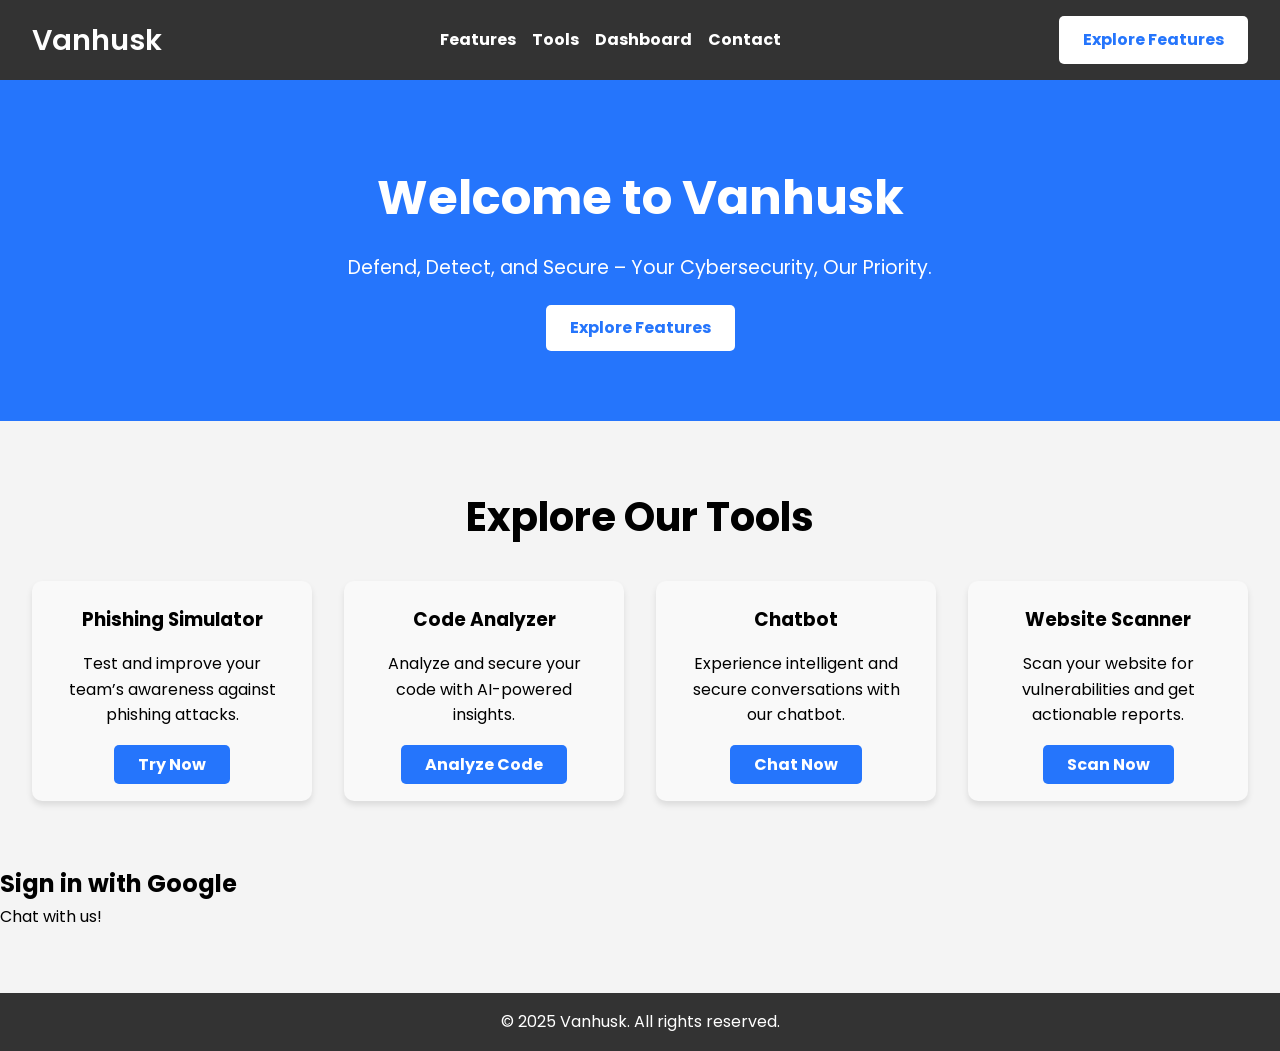
<file: index.html>
<!DOCTYPE html>
<html lang="en">
<head>
  <meta charset="UTF-8">
  <meta name="viewport" content="width=device-width, initial-scale=1.0">
  <title>Vanhusk Website</title>
  <link href="https://fonts.googleapis.com/css2?family=Poppins:wght@300;400;600&display=swap" rel="stylesheet">
  <link rel="stylesheet" href="style.css">
  <!-- Google Sign-In API -->
  <script src="https://apis.google.com/js/platform.js" async defer></script>
  <meta name="google-signin-client_id" content="422322522973-i17n57otq2a0p47nmg3snpas0ecjn36j.apps.googleusercontent.com">
</head>
<body>
  <header class="header">
    <div class="logo" id="logo">Vanhusk</div>
    <nav>
      <ul class="nav-links">
        <li><a href="features.html" id="features-link">Features</a></li>
        <li><a href="tools.html" id="tools-link">Tools</a></li>
        <li><a href="dashboard.html" id="dashboard-link">Dashboard</a></li>
        <li><a href="contact.html" id="contact-link">Contact</a></li>
      </ul>
    </nav>
    <a href="features.html" class="btn" id="explore-features-btn-header">Explore Features</a>
  </header>

  <section class="hero">
    <div class="hero-content">
      <h1>Welcome to Vanhusk</h1>
      <p>Defend, Detect, and Secure – Your Cybersecurity, Our Priority.</p>
      <a href="features.html" class="btn" id="explore-features-btn-hero">Explore Features</a>
    </div>
  </section>

  <section id="tools-section" class="features">
    <h2>Explore Our Tools</h2>
    <div class="features-grid">
      <div class="tool-card" id="phishing-simulator">
        <h3>Phishing Simulator</h3>
        <p>Test and improve your team’s awareness against phishing attacks.</p>
        <a href="phishing-simulator.html" class="btn">Try Now</a>
      </div>
      <div class="tool-card" id="code-analyzer">
        <h3>Code Analyzer</h3>
        <p>Analyze and secure your code with AI-powered insights.</p>
        <a href="code-analyzer.html" class="btn">Analyze Code</a>
      </div>
      <div class="tool-card" id="chatbot">
        <h3>Chatbot</h3>
        <p>Experience intelligent and secure conversations with our chatbot.</p>
        <a href="chatbot.html" class="btn">Chat Now</a>
      </div>
      <div class="tool-card" id="website-scanner">
        <h3>Website Scanner</h3>
        <p>Scan your website for vulnerabilities and get actionable reports.</p>
        <a href="website-scanner.html" class="btn">Scan Now</a>
      </div>
    </div>
  </section>

  <section id="google-signin">
    <h2>Sign in with Google</h2>
    <div class="g-signin2" data-onsuccess="onSignIn"></div>
  </section>

  <div id="chat-widget">
    <div id="chat-header" onclick="toggleChat()">
      Chat with us!
    </div>
    <div id="chat-body" style="display: none;">
      <div id="chat-messages"></div>
      <input
        type="text"
        id="chat-input"
        placeholder="Type your message..."
        onkeypress="handleInput(event)"
      />
    </div>
   </div>

  <footer class="footer">
    <p>&copy; 2025 Vanhusk. All rights reserved.</p>
  </footer>

  <script src="script.js"></script>
</body>
</html>
</file>
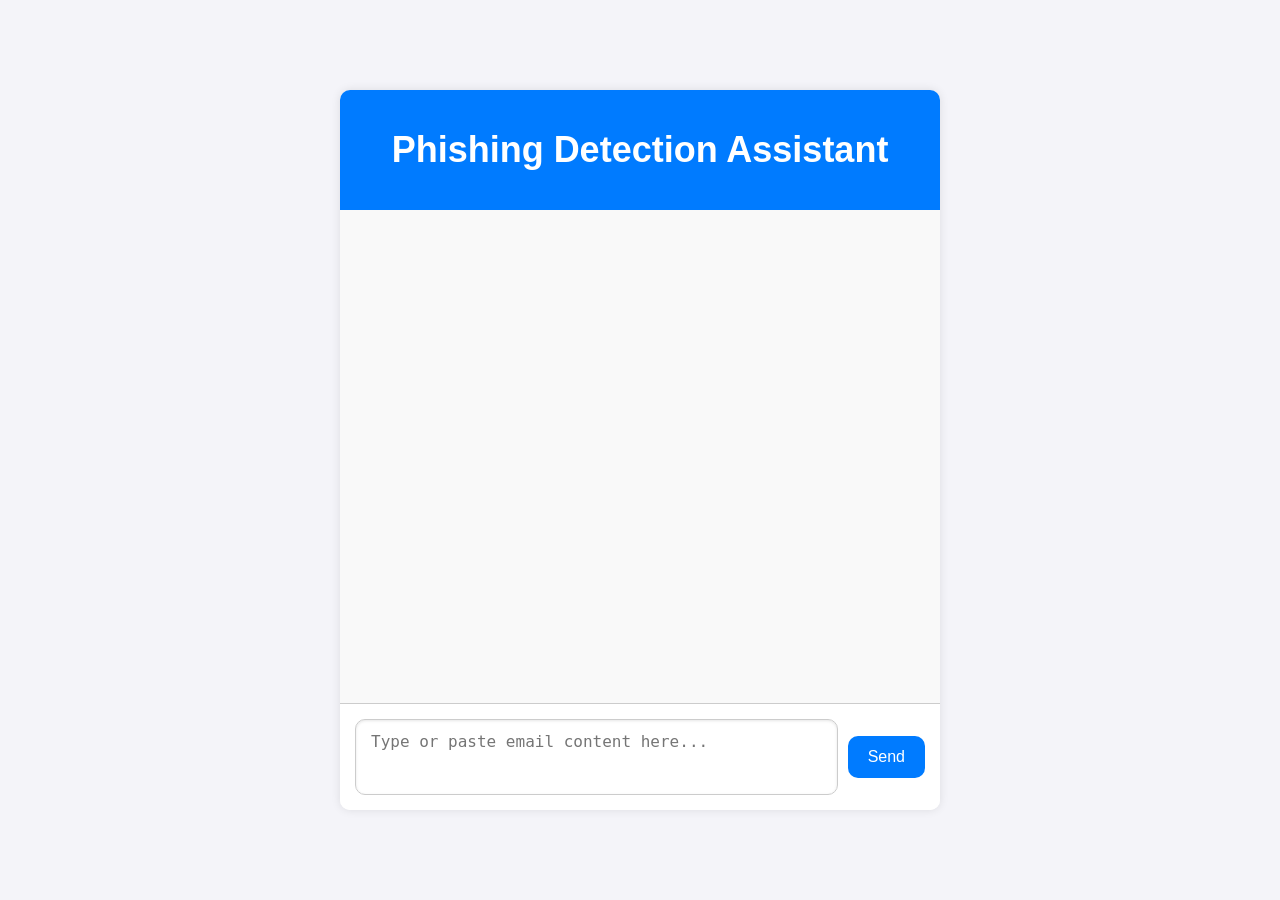
<file: Phishing tools/index.html>
<!DOCTYPE html>
<html lang="en">
<head>
    <meta charset="UTF-8">
    <meta name="viewport" content="width=device-width, initial-scale=1.0">
    <title>Phishing Detection Chat</title>
    <link rel="stylesheet" href="styles.css">
</head>
<body>
    <div class="chat-container">
        <div class="chat-header">
            <h1>Phishing Detection Assistant</h1>
        </div>
        <div id="chat-window" class="chat-window">
            <!-- Chat messages will appear here -->
        </div>
        <div class="chat-input">
            <textarea id="user-input" placeholder="Type or paste email content here..."></textarea>
            <button id="send-button">Send</button>
        </div>
    </div>
    <script src="script.js"></script>
</body>
</html>
</file>
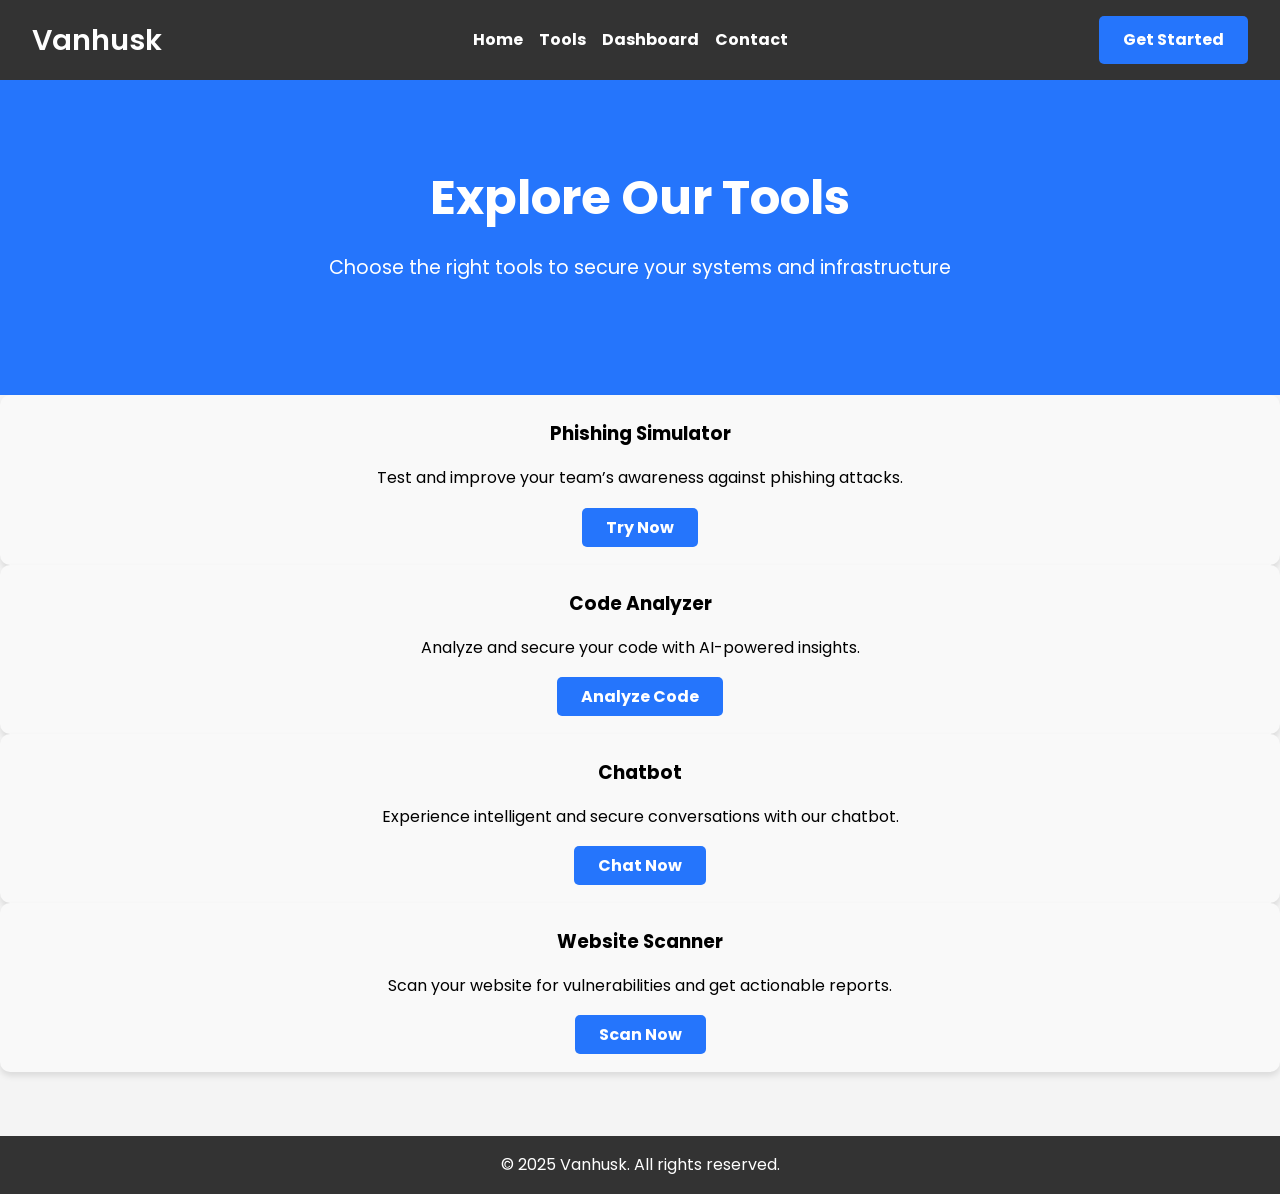
<file: features.html>
<!DOCTYPE html>
<html lang="en">
<head>
  <meta charset="UTF-8">
  <meta name="viewport" content="width=device-width, initial-scale=1.0">
  <title>Features - Vanhusk</title>
  <link href="https://fonts.googleapis.com/css2?family=Poppins:wght@300;400;600&display=swap" rel="stylesheet">
  <link rel="stylesheet" href="style.css">
</head>
<body>
  <header class="header">
    <div class="logo" id="logo">Vanhusk</div>
    <nav>
      <ul class="nav-links">
        <li><a href="index.html">Home</a></li>
        <li><a href="#">Tools</a></li>
        <li><a href="#">Dashboard</a></li>
        <li><a href="#">Contact</a></li>
      </ul>
    </nav>
    <a href="#" class="cta" id="get-started-btn">Get Started</a>
  </header>

  <section class="hero">
    <div class="hero-content">
      <h1>Explore Our Tools</h1>
      <p>Choose the right tools to secure your systems and infrastructure</p>
    </div>
  </section>

  <section class="tools">
    <div class="tool-card">
      <h3>Phishing Simulator</h3>
      <p>Test and improve your team’s awareness against phishing attacks.</p>
      <a href="phishing-simulator.html" class="btn">Try Now</a>
    </div>
    <div class="tool-card">
      <h3>Code Analyzer</h3>
      <p>Analyze and secure your code with AI-powered insights.</p>
      <a href="code-analyzer.html" class="btn">Analyze Code</a>
    </div>
    <div class="tool-card">
      <h3>Chatbot</h3>
      <p>Experience intelligent and secure conversations with our chatbot.</p>
      <a href="chatbot.html" class="btn">Chat Now</a>
    </div>
    <div class="tool-card">
      <h3>Website Scanner</h3>
      <p>Scan your website for vulnerabilities and get actionable reports.</p>
      <a href="website-scanner.html" class="btn">Scan Now</a>
    </div>
  </section>

  <footer class="footer">
    <p>&copy; 2025 Vanhusk. All rights reserved.</p>
  </footer>

  <script src="script.js"></script>
</body>
</html>
</file>
<file: style.css>
/* General Reset */
* {
  margin: 0;
  padding: 0;
  box-sizing: border-box;
}

body {
  font-family: 'Poppins', sans-serif;
  line-height: 1.6;
  background-color: #f4f4f4;
}

/* Header */
.header {
  display: flex;
  justify-content: space-between;
  align-items: center;
  padding: 1rem 2rem;
  background-color: #333;
  color: white;
}

.logo {
  font-size: 1.8rem;
  font-weight: 600;
}

.nav-links {
  list-style: none;
  display: flex;
  gap: 1rem;
}

.nav-links li a {
  color: white;
  text-decoration: none;
  font-weight: bold;
}

.cta {
  background: #2575fc;
  color: white;
  padding: 0.7rem 1.5rem;
  border-radius: 5px;
  text-decoration: none;
  font-weight: bold;
}

/* Hero Section */
.hero {
  background: #2575fc;
  color: white;
  padding: 5rem 0;
  text-align: center;
}

.hero-content h1 {
  font-size: 3rem;
  margin-bottom: 1rem;
}

.hero-content p {
  font-size: 1.2rem;
  margin-bottom: 2rem;
}

.btn {
  background: #fff;
  color: #2575fc;
  padding: 0.7rem 1.5rem;
  border-radius: 5px;
  text-decoration: none;
  font-weight: bold;
}

.btn:hover {
  background: #e0e0e0;
}

/* Tools Section */
.features {
  padding: 4rem 2rem;
  text-align: center;
}

.features h2 {
  font-size: 2.5rem;
  margin-bottom: 2rem;
}

.features-grid {
  display: grid;
  grid-template-columns: repeat(auto-fill, minmax(280px, 1fr));
  gap: 2rem;
}

.tool-card {
  padding: 1.5rem;
  background: #f9f9f9;
  border-radius: 10px;
  box-shadow: 0 4px 6px rgba(0, 0, 0, 0.1);
  text-align: center;
  transition: transform 0.3s ease, box-shadow 0.3s ease;
}

.tool-card:hover {
  transform: translateY(-10px);
  box-shadow: 0 8px 15px rgba(0, 0, 0, 0.2);
}

.tool-card h3 {
  margin-bottom: 1rem;
}

.tool-card p {
  margin-bottom: 1.5rem;
}

.tool-card .btn {
  background: #2575fc;
  color: white;
  padding: 0.5rem 1.5rem;
  border-radius: 5px;
  text-decoration: none;
  font-weight: bold;
  transition: background 0.3s ease;
}

.tool-card .btn:hover {
  background: #1f64d5;
}

/* Footer */
.footer {
  background: #333;
  color: white;
  text-align: center;
  padding: 1rem;
  margin-top: 4rem;
}

/* Google Sign-In Section */
#g-signin2 {
  display: inline-block;
  margin-top: 2rem;
}
</file>
<file: Phishing tools/styles.css>
body {
    font-family: 'Arial', sans-serif;
    background-color: #f4f4f9;
    margin: 0;
    padding: 0;
    display: flex;
    justify-content: center;
    align-items: center;
    height: 100vh;
}

.chat-container {
    width: 90%;
    max-width: 600px;
    background: #fff;
    border-radius: 10px;
    box-shadow: 0 0 10px rgba(0, 0, 0, 0.1);
    overflow: hidden;
    display: flex;
    flex-direction: column;
    height: 80vh; /* Adjusted height to give more space */
}

.chat-header {
    background-color: #007bff;
    color: #fff;
    padding: 15px; /* Increased padding for better appearance */
    text-align: center;
    font-size: 18px; /* Larger font size */
    font-weight: bold;
}

.chat-window {
    flex: 1;
    padding: 15px;
    overflow-y: auto;
    background-color: #f9f9f9;
    display: flex;
    flex-direction: column;
    gap: 10px; /* Adds spacing between messages */
}

.chat-window .message {
    padding: 12px 15px; /* Increased padding for readability */
    border-radius: 10px;
    max-width: 75%; /* Increased width limit for messages */
    word-wrap: break-word; /* Ensures text wraps within the box */
    font-size: 15px;
}

.chat-window .message.user {
    align-self: flex-end;
    background-color: #007bff;
    color: #fff;
}

.chat-window .message.bot {
    align-self: flex-start;
    background-color: #e1e1e1;
    color: #000;
}

.chat-input {
    display: flex;
    border-top: 1px solid #ccc;
    padding: 15px;
    background: #fff;
    align-items: center;
    gap: 10px; /* Adds spacing between input box and button */
}

textarea {
    flex: 1;
    height: 50px; /* Increased height of input box */
    padding: 12px 15px; /* More padding for a better feel */
    border: 1px solid #ccc;
    border-radius: 10px;
    font-size: 16px;
    resize: none; /* Prevents resizing of the text area */
    box-shadow: inset 0 1px 3px rgba(0, 0, 0, 0.1); /* Subtle shadow inside the box */
}

textarea:focus {
    outline: none;
    border-color: #007bff;
    box-shadow: 0 0 5px rgba(0, 123, 255, 0.5); /* Adds focus glow */
}

button {
    padding: 12px 20px;
    background-color: #007bff;
    color: #fff;
    border: none;
    border-radius: 10px;
    font-size: 16px;
    cursor: pointer;
    transition: background-color 0.3s ease;
}

button:hover {
    background-color: #0056b3;
}

button:active {
    transform: scale(0.98); /* Slight shrink effect on click */
}
</file>
